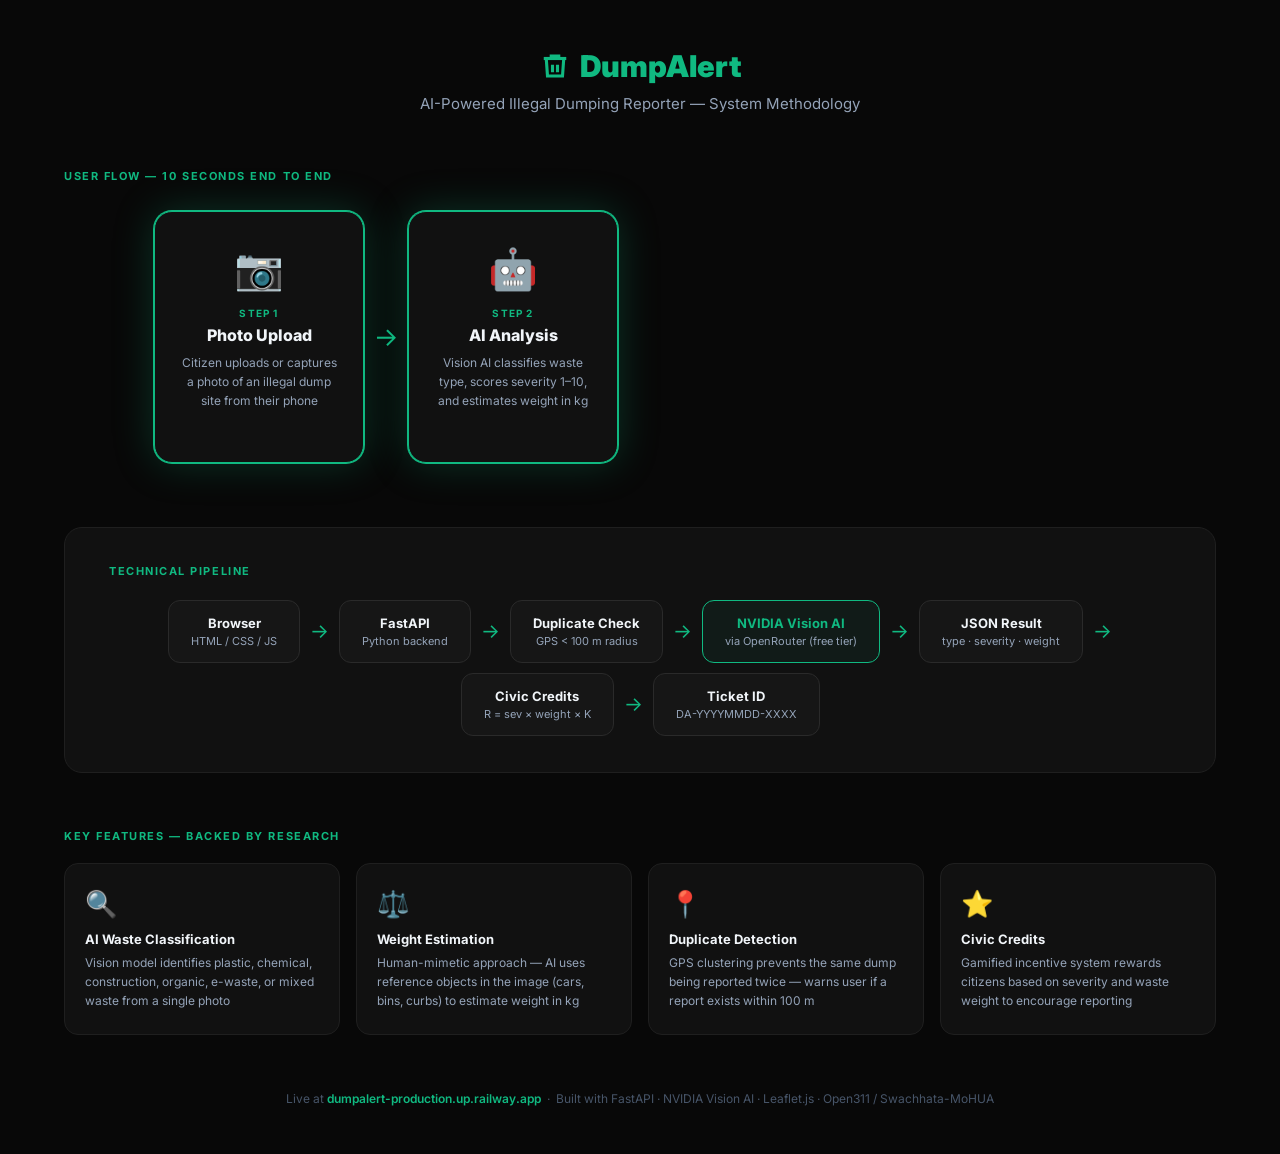
<file: static/methodology.html>
<!DOCTYPE html>
<html lang="en">
<head>
  <meta charset="UTF-8">
  <meta name="viewport" content="width=device-width, initial-scale=1.0">
  <title>DumpAlert — How It Works</title>
  <link href="https://fonts.googleapis.com/css2?family=Inter:wght@400;500;600;700;800;900&display=swap" rel="stylesheet">
  <style>
    *, *::before, *::after { box-sizing: border-box; margin: 0; padding: 0; }
    :root {
      --bg: #080808; --card: #111; --border: #1f1f1f;
      --pri: #10b981; --pri-glow: rgba(16,185,129,.25);
      --t1: #f1f5f9; --t2: #94a3b8; --t3: #475569;
    }
    body {
      font-family: 'Inter', sans-serif;
      background: var(--bg); color: var(--t1);
      min-height: 100vh; padding: 48px 64px;
      overflow-x: hidden;
    }

    /* ── Header ── */
    .header { text-align: center; margin-bottom: 56px; animation: fadeUp .7s ease both; }
    .logo {
      display: inline-flex; align-items: center; gap: 10px;
      font-size: 30px; font-weight: 900; color: var(--pri); margin-bottom: 10px;
    }
    .tagline { font-size: 15px; color: var(--t2); }

    /* ── Section label ── */
    .sec-label {
      font-size: 11px; font-weight: 700; letter-spacing: .14em;
      text-transform: uppercase; color: var(--pri);
      margin-bottom: 28px; opacity: 0;
    }
    .sec-label.show { animation: fadeUp .5s ease both; opacity: 1; }

    /* ── 4-step pipeline ── */
    .pipeline {
      display: flex; align-items: stretch; justify-content: center;
      gap: 0; margin-bottom: 64px;
    }
    .step {
      background: var(--card); border: 1.5px solid var(--border);
      border-radius: 18px; padding: 32px 26px; width: 210px;
      text-align: center; opacity: 0; transform: translateY(24px);
      transition: opacity .5s ease, transform .5s ease, border-color .4s, box-shadow .4s;
    }
    .step.show { opacity: 1; transform: translateY(0); }
    .step.glow {
      border-color: var(--pri);
      box-shadow: 0 0 0 1px var(--pri), 0 0 40px var(--pri-glow);
      animation: pulse 2.4s ease infinite;
    }
    .s-icon { font-size: 40px; margin-bottom: 14px; display: block; }
    .s-num { font-size: 10px; font-weight: 700; letter-spacing: .12em; color: var(--pri); text-transform: uppercase; margin-bottom: 6px; }
    .s-title { font-size: 16px; font-weight: 800; margin-bottom: 8px; }
    .s-desc { font-size: 12px; color: var(--t2); line-height: 1.6; }

    .arrow {
      align-self: center; font-size: 26px; color: var(--pri);
      padding: 0 10px; opacity: 0; transition: opacity .4s ease;
      flex-shrink: 0;
    }
    .arrow.show { opacity: 1; }

    /* ── Technical pipeline box ── */
    .tech-box {
      background: var(--card); border: 1px solid var(--border);
      border-radius: 18px; padding: 36px 44px; margin-bottom: 56px;
      opacity: 0; animation: fadeUp .7s ease 2.6s both;
    }
    .tech-flow {
      display: flex; align-items: center; flex-wrap: wrap;
      gap: 10px; justify-content: center; margin-top: 22px;
    }
    .node {
      background: #161616; border: 1px solid #2a2a2a;
      border-radius: 12px; padding: 14px 22px; text-align: center;
    }
    .node.highlight { border-color: var(--pri); background: rgba(16,185,129,.06); }
    .n-title { font-size: 13px; font-weight: 700; }
    .n-sub   { font-size: 11px; color: var(--t2); margin-top: 3px; }
    .node.highlight .n-title { color: var(--pri); }
    .t-arrow { color: var(--pri); font-size: 20px; }

    /* ── Feature cards ── */
    .features {
      display: grid; grid-template-columns: repeat(4, 1fr);
      gap: 16px; opacity: 0; animation: fadeUp .7s ease 3.2s both;
    }
    .feat {
      background: var(--card); border: 1px solid var(--border);
      border-radius: 14px; padding: 24px 20px;
    }
    .f-icon  { font-size: 26px; margin-bottom: 12px; }
    .f-title { font-size: 13px; font-weight: 700; margin-bottom: 6px; }
    .f-desc  { font-size: 12px; color: var(--t2); line-height: 1.6; }

    /* ── Footer ── */
    .footer {
      text-align: center; margin-top: 56px;
      font-size: 12px; color: var(--t3);
      opacity: 0; animation: fadeUp .6s ease 3.8s both;
    }
    .footer span { color: var(--pri); font-weight: 600; }

    /* ── Animations ── */
    @keyframes fadeUp {
      from { opacity: 0; transform: translateY(18px); }
      to   { opacity: 1; transform: translateY(0); }
    }
    @keyframes pulse {
      0%,100% { box-shadow: 0 0 0 1px var(--pri), 0 0 30px var(--pri-glow); }
      50%      { box-shadow: 0 0 0 1px var(--pri), 0 0 55px rgba(16,185,129,.4); }
    }
  </style>
</head>
<body>

  <div class="header">
    <div class="logo">
      <svg width="30" height="30" viewBox="0 0 24 24" fill="none" stroke="currentColor" stroke-width="2.5">
        <polyline points="3 6 5 6 21 6"/>
        <path d="M19 6l-1 14H6L5 6"/>
        <path d="M10 11v6"/><path d="M14 11v6"/><path d="M9 6V4h6v2"/>
      </svg>
      DumpAlert
    </div>
    <div class="tagline">AI-Powered Illegal Dumping Reporter — System Methodology</div>
  </div>

  <!-- ── USER FLOW ── -->
  <div class="sec-label" id="lbl1">User Flow — 10 Seconds End to End</div>

  <div class="pipeline">
    <div class="step" id="s1">
      <span class="s-icon">📷</span>
      <div class="s-num">Step 1</div>
      <div class="s-title">Photo Upload</div>
      <div class="s-desc">Citizen uploads or captures a photo of an illegal dump site from their phone</div>
    </div>
    <div class="arrow" id="a1">→</div>

    <div class="step" id="s2">
      <span class="s-icon">🤖</span>
      <div class="s-num">Step 2</div>
      <div class="s-title">AI Analysis</div>
      <div class="s-desc">Vision AI classifies waste type, scores severity 1–10, and estimates weight in kg</div>
    </div>
    <div class="arrow" id="a2">→</div>

    <div class="step" id="s3">
      <span class="s-icon">📋</span>
      <div class="s-num">Step 3</div>
      <div class="s-title">Auto-Complaint</div>
      <div class="s-desc">Formal complaint letter auto-drafted with GPS, waste type, severity & recommended action</div>
    </div>
    <div class="arrow" id="a3">→</div>

    <div class="step" id="s4">
      <span class="s-icon">✅</span>
      <div class="s-num">Step 4</div>
      <div class="s-title">Ticket Filed</div>
      <div class="s-desc">Complaint filed via Open311 or Swachhata-MoHUA. Ticket ID generated instantly.</div>
    </div>
  </div>

  <!-- ── TECHNICAL PIPELINE ── -->
  <div class="tech-box">
    <div class="sec-label show" style="margin-bottom:18px">Technical Pipeline</div>
    <div class="tech-flow">
      <div class="node">
        <div class="n-title">Browser</div>
        <div class="n-sub">HTML / CSS / JS</div>
      </div>
      <div class="t-arrow">→</div>
      <div class="node">
        <div class="n-title">FastAPI</div>
        <div class="n-sub">Python backend</div>
      </div>
      <div class="t-arrow">→</div>
      <div class="node">
        <div class="n-title">Duplicate Check</div>
        <div class="n-sub">GPS &lt; 100 m radius</div>
      </div>
      <div class="t-arrow">→</div>
      <div class="node highlight">
        <div class="n-title">NVIDIA Vision AI</div>
        <div class="n-sub">via OpenRouter (free tier)</div>
      </div>
      <div class="t-arrow">→</div>
      <div class="node">
        <div class="n-title">JSON Result</div>
        <div class="n-sub">type · severity · weight</div>
      </div>
      <div class="t-arrow">→</div>
      <div class="node">
        <div class="n-title">Civic Credits</div>
        <div class="n-sub">R = sev × weight × K</div>
      </div>
      <div class="t-arrow">→</div>
      <div class="node">
        <div class="n-title">Ticket ID</div>
        <div class="n-sub">DA-YYYYMMDD-XXXX</div>
      </div>
    </div>
  </div>

  <!-- ── KEY FEATURES ── -->
  <div class="sec-label show" style="opacity:1; margin-bottom:20px">Key Features — Backed by Research</div>
  <div class="features">
    <div class="feat">
      <div class="f-icon">🔍</div>
      <div class="f-title">AI Waste Classification</div>
      <div class="f-desc">Vision model identifies plastic, chemical, construction, organic, e-waste, or mixed waste from a single photo</div>
    </div>
    <div class="feat">
      <div class="f-icon">⚖️</div>
      <div class="f-title">Weight Estimation</div>
      <div class="f-desc">Human-mimetic approach — AI uses reference objects in the image (cars, bins, curbs) to estimate weight in kg</div>
    </div>
    <div class="feat">
      <div class="f-icon">📍</div>
      <div class="f-title">Duplicate Detection</div>
      <div class="f-desc">GPS clustering prevents the same dump being reported twice — warns user if a report exists within 100 m</div>
    </div>
    <div class="feat">
      <div class="f-icon">⭐</div>
      <div class="f-title">Civic Credits</div>
      <div class="f-desc">Gamified incentive system rewards citizens based on severity and waste weight to encourage reporting</div>
    </div>
  </div>

  <div class="footer">
    Live at <span>dumpalert-production.up.railway.app</span> &nbsp;·&nbsp;
    Built with FastAPI · NVIDIA Vision AI · Leaflet.js · Open311 / Swachhata-MoHUA
  </div>

  <script>
    // Sequentially animate pipeline steps
    const steps   = ['s1','s2','s3','s4'];
    const arrows   = ['a1','a2','a3'];
    const stepDelay  = 700;   // ms between each step
    const arrowDelay = 400;   // ms after step before arrow

    document.getElementById('lbl1').classList.add('show');

    steps.forEach((id, i) => {
      const t = 300 + i * stepDelay;
      setTimeout(() => {
        const el = document.getElementById(id);
        el.classList.add('show');
        setTimeout(() => el.classList.add('glow'), 250);
        if (arrows[i]) setTimeout(() => document.getElementById(arrows[i]).classList.add('show'), arrowDelay);
      }, t);
    });
  </script>
</body>
</html>
</file>
